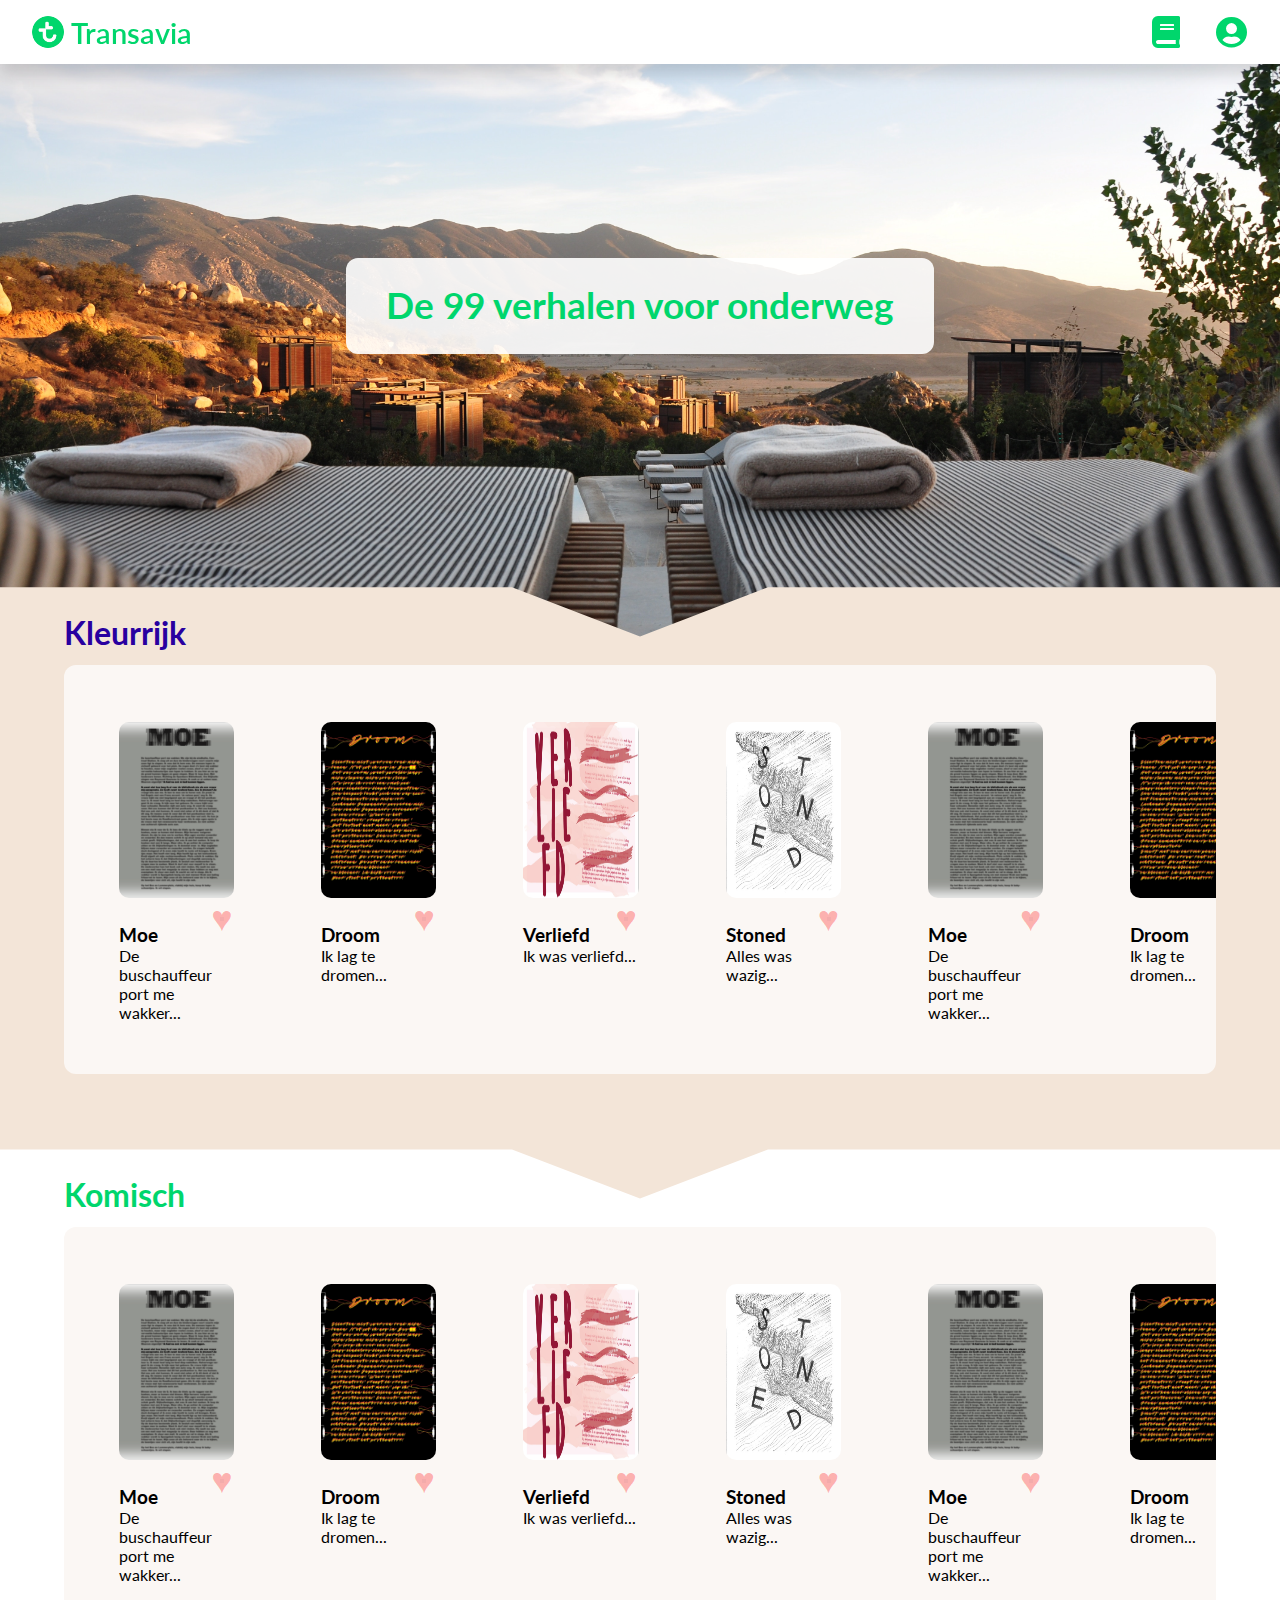
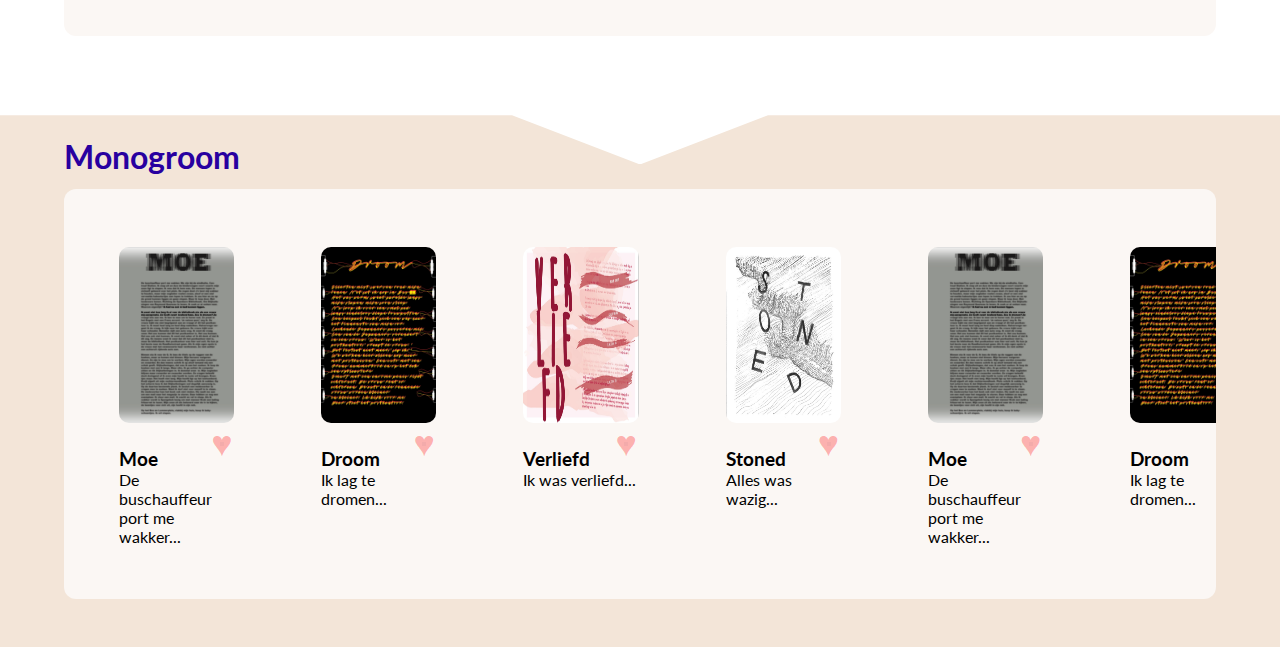
<file: index.html>
<!DOCTYPE html>
<html lang="en">

<head>
    <link rel="stylesheet" href="https://use.fontawesome.com/releases/v5.3.1/css/all.css">
    <link href="https://fonts.googleapis.com/css?family=PT+Sans" rel="stylesheet">
    <link href="https://fonts.googleapis.com/css?family=Lato" rel="stylesheet">
    <link rel="stylesheet" href="index.css">
    <meta charset="UTF-8">
    <meta name="viewport" content="width=device-width, initial-scale=1">
    <title>Verhalensite</title>
</head>

<body id="overview">
    <header>
        <div>
            <a href="index.html">
                <h2>Transavia</h2>
                <img src="images/WhatsApp%20Image%202018-09-27%20at%2011.37.44.jpeg" alt="logo transavia"></a>
        </div>
        <a href="favorieten.html">
        <i class="fas fa-book fa-2x boekenicon"></i></a>
        <a href="login.html">
            <i class="fas fa-user-circle fa-2x"></i></a>

    </header>
    <section>
        <h1>De 99 verhalen voor onderweg</h1>
    </section>




    <main>
        <section>

            <h2>Kleurrijk</h2>
            <div>
                <article>

                    <a href="moe.html">
                        <img src="images/moe%20verhaal.png" alt="foto van een boek genaamd moe">

                    </a>
                    <button class="heart"></button>
                    <h3>Moe</h3>
                    <p>De buschauffeur port me wakker...</p>
                </article>
                <article>

                    <a href="moe.html">
                        <img src="images/boek-aiden.jpeg" alt="foto van een boek genaamd droom">
                        </a>
                    <button class="heart"></button>
                    <h3>Droom</h3>
                    <p>Ik lag te dromen...</p>

                </article>
                <article>

                    <a href="#">
                        <img src="images/boek-marissa.jpeg" alt="foto van een boek genaamd verliefd">
                        </a>
                    <button class="heart"></button>
                    <h3>Verliefd</h3>
                    <p>Ik was verliefd...</p>

                </article>
                <article>

                    <a href="#">
                        <img src="images/boek-nadia.jpeg" alt="foto van een boek genaamd stoned">
                        </a>
                    <button class="heart"></button>
                    <h3>Stoned</h3>
                    <p>Alles was wazig...</p>

                </article>
                <article>

                    <a href="moe.html">
                        <img src="images/moe%20verhaal.png" alt="foto van een boek genaamd moe">

                    </a>
                    <button class="heart"></button>
                    <h3>Moe</h3>
                    <p>De buschauffeur port me wakker...</p>
                </article>
                <article>

                    <a href="moe.html">
                        <img src="images/boek-aiden.jpeg" alt="foto van een boek genaamd droom">
                        </a>
                    <button class="heart"></button>
                    <h3>Droom</h3>
                    <p>Ik lag te dromen...</p>

                </article>
                <article>

                    <a href="#">
                        <img src="images/boek-marissa.jpeg" alt="foto van een boek genaamd verliefd">
                        <button class="heart"></button>
                         <h3>Verliefd</h3>
                    <p>tekst...</p>
                        </a>
                </article>
                <article>

                    <a href="#">
                        <img src="images/boek-nadia.jpeg" alt="foto van een boek genaamd stoned">
                        </a>
                    <button class="heart"></button>
                    <h3>Stoned</h3>
                    <p>tekst...</p>

                </article>

            </div>
        </section>

        <section>
            <h2>Komisch</h2>
            <div>
                <article>

                    <a href="moe.html">
                        <img src="images/moe%20verhaal.png" alt="foto van een boek genaamd moe">

                    </a>
                    <button class="heart"></button>
                    <h3>Moe</h3>
                    <p>De buschauffeur port me wakker...</p>
                </article>
                <article>

                    <a href="moe.html">
                        <img src="images/boek-aiden.jpeg" alt="foto van een boek genaamd droom">
                        </a>
                    <button class="heart"></button>
                    <h3>Droom</h3>
                    <p>Ik lag te dromen...</p>

                </article>
                <article>

                    <a href="#">
                        <img src="images/boek-marissa.jpeg" alt="foto van een boek genaamd verliefd">
                        </a>
                    <button class="heart"></button>
                    <h3>Verliefd</h3>
                    <p>Ik was verliefd...</p>

                </article>
                <article>

                    <a href="#">
                        <img src="images/boek-nadia.jpeg" alt="foto van een boek genaamd stoned">
                        </a>
                    <button class="heart"></button>
                    <h3>Stoned</h3>
                    <p>Alles was wazig...</p>

                </article>
                <article>

                    <a href="moe.html">
                        <img src="images/moe%20verhaal.png" alt="foto van een boek genaamd moe">

                    </a>
                    <button class="heart"></button>
                    <h3>Moe</h3>
                    <p>De buschauffeur port me wakker...</p>
                </article>
                <article>

                    <a href="moe.html">
                        <img src="images/boek-aiden.jpeg" alt="foto van een boek genaamd droom">
                        </a>
                    <button class="heart"></button>
                    <h3>Droom</h3>
                    <p>Ik lag te dromen...</p>

                </article>
                <article>

                    <a href="#">
                        <img src="images/boek-marissa.jpeg" alt="foto van een boek genaamd verliefd">
                        <button class="heart"></button>
                         <h3>Verliefd</h3>
                    <p>tekst...</p>
                        </a>
                </article>
                <article>

                    <a href="#">
                        <img src="images/boek-nadia.jpeg" alt="foto van een boek genaamd stoned">
                        </a>
                    <button class="heart"></button>
                    <h3>Stoned</h3>
                    <p>tekst...</p>

                </article>

            </div>
        </section>
        <section>
            <h2>Monogroom</h2>
            <div>
                <article>

                    <a href="moe.html">
                        <img src="images/moe%20verhaal.png" alt="foto van een boek genaamd moe">

                    </a>
                    <button class="heart"></button>
                    <h3>Moe</h3>
                    <p>De buschauffeur port me wakker...</p>
                </article>
                <article>

                    <a href="moe.html">
                        <img src="images/boek-aiden.jpeg" alt="foto van een boek genaamd droom">
                        </a>
                    <button class="heart"></button>
                    <h3>Droom</h3>
                    <p>Ik lag te dromen...</p>

                </article>
                <article>

                    <a href="#">
                        <img src="images/boek-marissa.jpeg" alt="foto van een boek genaamd verliefd">
                        </a>
                    <button class="heart"></button>
                    <h3>Verliefd</h3>
                    <p>Ik was verliefd...</p>

                </article>
                <article>

                    <a href="#">
                        <img src="images/boek-nadia.jpeg" alt="foto van een boek genaamd stoned">
                        </a>
                    <button class="heart"></button>
                    <h3>Stoned</h3>
                    <p>Alles was wazig...</p>

                </article>
                <article>

                    <a href="moe.html">
                        <img src="images/moe%20verhaal.png" alt="foto van een boek genaamd moe">

                    </a>
                    <button class="heart"></button>
                    <h3>Moe</h3>
                    <p>De buschauffeur port me wakker...</p>
                </article>
                <article>

                    <a href="moe.html">
                        <img src="images/boek-aiden.jpeg" alt="foto van een boek genaamd droom">
                        </a>
                    <button class="heart"></button>
                    <h3>Droom</h3>
                    <p>Ik lag te dromen...</p>

                </article>
                <article>

                    <a href="#">
                        <img src="images/boek-marissa.jpeg" alt="foto van een boek genaamd verliefd">
                        <button class="heart"></button>
                         <h3>Verliefd</h3>
                    <p>tekst...</p>
                        </a>
                </article>
                <article>

                    <a href="#">
                        <img src="images/boek-nadia.jpeg" alt="foto van een boek genaamd stoned">
                        </a>
                    <button class="heart"></button>
                    <h3>Stoned</h3>
                    <p>tekst...</p>

                </article>

            </div>
        </section>

    </main>
    <script src="javascript.js"></script>
</body>

</html>
</file>
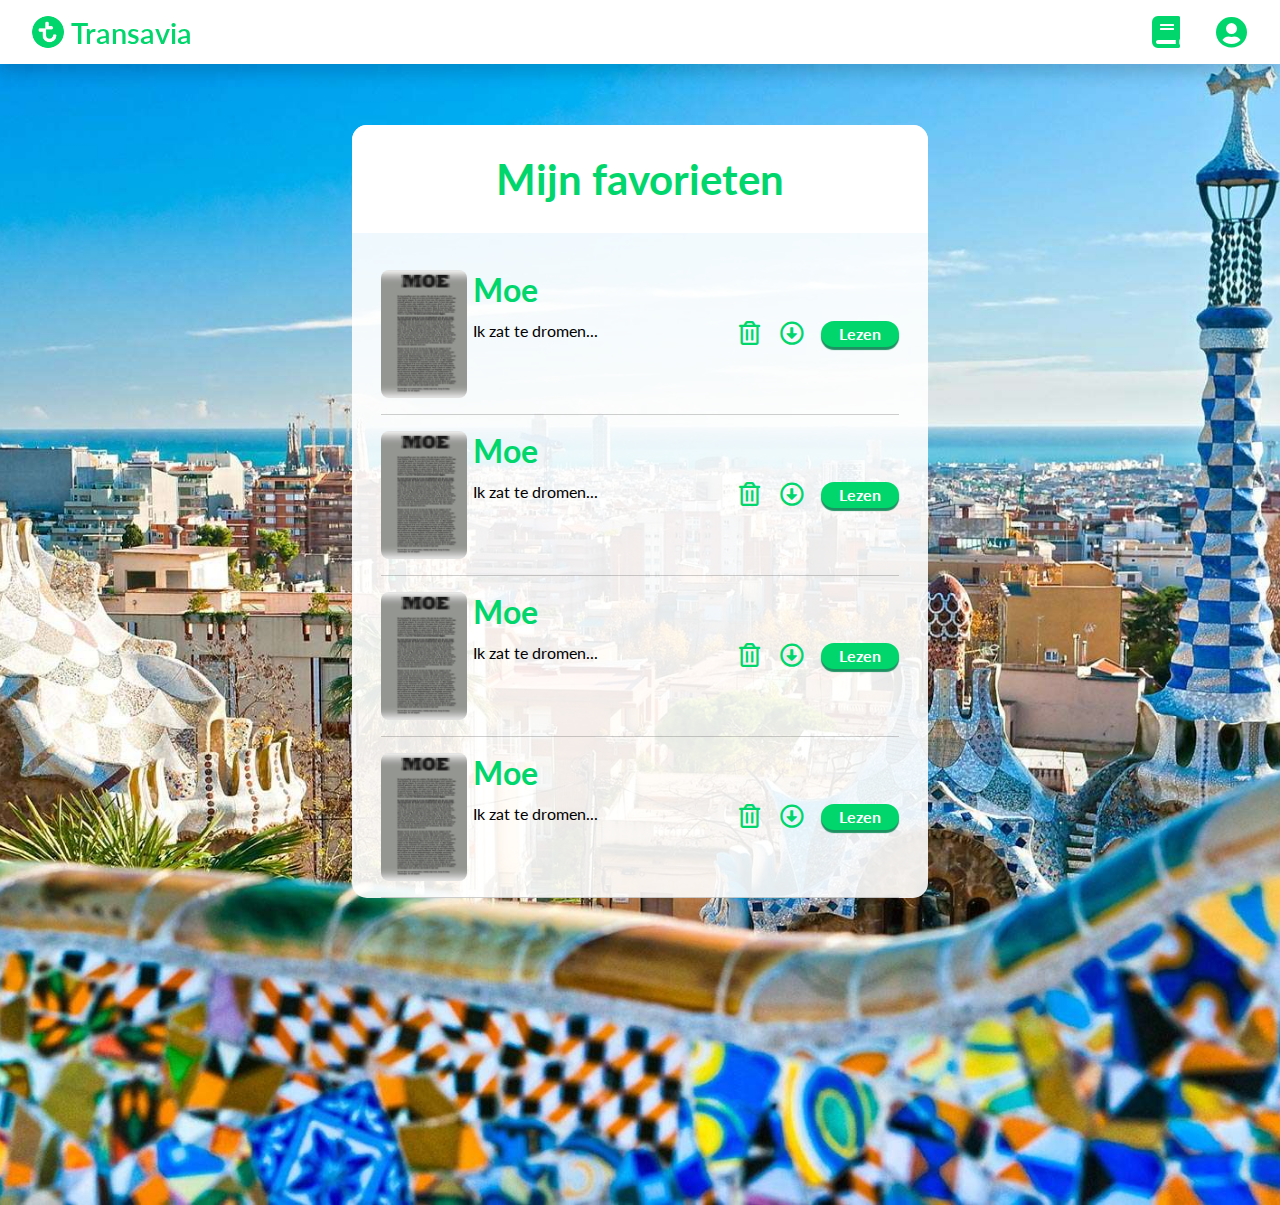
<file: favorieten.html>
<!DOCTYPE html>
<html lang="en">

<head>
    <link rel="stylesheet" href="https://use.fontawesome.com/releases/v5.3.1/css/all.css">
    <link href="https://fonts.googleapis.com/css?family=PT+Sans" rel="stylesheet">
    <link href="https://fonts.googleapis.com/css?family=Lato" rel="stylesheet">
    <link rel="stylesheet" href="index.css">
    <meta charset="UTF-8">
    <meta name="viewport" content="width=device-width, initial-scale=1">
    <title>Verhalensite</title>
</head>

<body id="favorite">
    <header>
        <div>
            <a href="index.html">
                <h2>Transavia</h2>
                <img src="images/WhatsApp%20Image%202018-09-27%20at%2011.37.44.jpeg" alt="logo transavia"></a>
        </div>
        <a href="favorieten.html">
        <i class="fas fa-book fa-2x boekenicon"></i></a>
        <a href="login.html">
            <i class="fas fa-user-circle fa-2x"></i></a>

    </header>
    <main>
        <h1>Mijn favorieten</h1>
        <div>
            <h1 class="blank hide">Er zijn nog geen favorieten.</h1>
            <section>
                <img src="images/moe%20verhaal.png" alt="foto van een boek moe">
                <h2>Moe</h2>
                <p>Ik zat te dromen...</p>
                <i class="far fa-trash-alt"></i>
                <i class="far fa-arrow-alt-circle-down"></i>
                <div class="spinner"></div>
                <a href="moe.html">Lezen</a>
            </section>
            <section>
                <img src="images/moe%20verhaal.png" alt="foto van een boek moe">
                <h2>Moe</h2>
                <p>Ik zat te dromen...</p>
                <i class="far fa-trash-alt"></i>
                <i class="far fa-arrow-alt-circle-down"></i>
                <div class="spinner"></div>
                <a href="moe.html">Lezen</a>
            </section>
            <section>
                <img src="images/moe%20verhaal.png" alt="foto van een boek moe">
                <h2>Moe</h2>
                <p>Ik zat te dromen...</p>
                <i class="far fa-trash-alt fa-2x"></i>
                <i class="far fa-arrow-alt-circle-down fa-2x"></i>
                <div class="spinner"></div>
                <a href="moe.html">Lezen</a>
            </section>
            <section>
                <img src="images/moe%20verhaal.png" alt="foto van een boek moe">
                <h2>Moe</h2>
                <p>Ik zat te dromen...</p>
                <i class="far fa-trash-alt fa-2x"></i>
                <i class="far fa-arrow-alt-circle-down fa-2x"></i>
                <div class="spinner"></div>
                <a href="moe.html">Lezen</a>
            </section>
        </div>

    </main>
    <script src="favorite.js"></script>
</body>

</html>
</file>
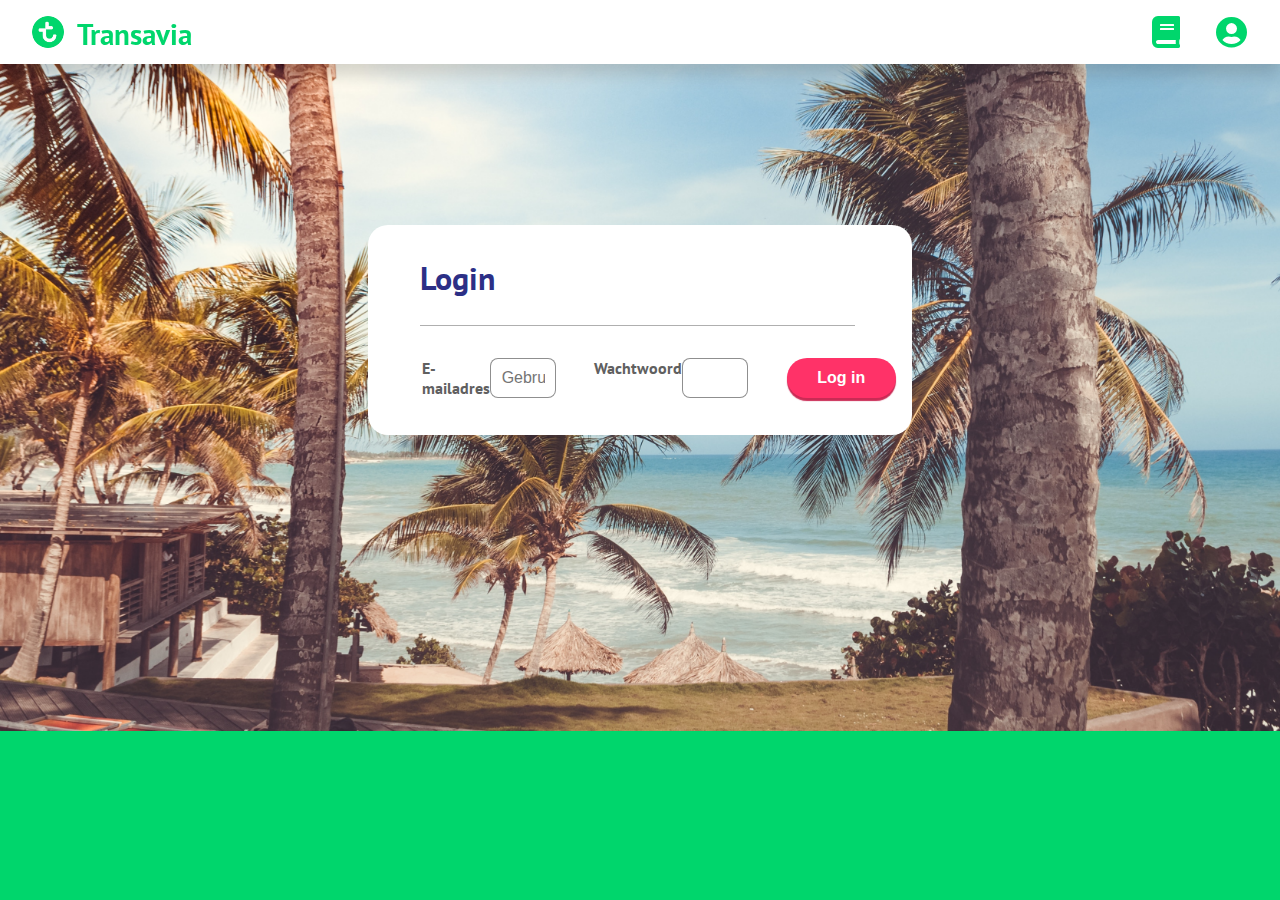
<file: login.html>
<!DOCTYPE html>
<html lang="en">

<head>
    <link rel="stylesheet" href="https://use.fontawesome.com/releases/v5.3.1/css/all.css">
    <link href="https://fonts.googleapis.com/css?family=PT+Sans" rel="stylesheet">
    <link rel="stylesheet" href="index.css">
    <meta charset="UTF-8">
    <meta name="viewport" content="width=device-width, initial-scale=1">
    <title>Verhalensite</title>
</head>

<body id="login">
    <header>
        <div>
            <a href="index.html">
                <h2>Transavia</h2>
                <img src="images/WhatsApp%20Image%202018-09-27%20at%2011.37.44.jpeg" alt="logo transavia"></a>
        </div>
        <a href="favorieten.html">
        <i class="fas fa-book fa-2x boekenicon"></i></a>
        <a href="login.html">
            <i class="fas fa-user-circle fa-2x"></i></a>

    </header>

    <!-- <section>
        <p>Log in om jouw opgeslagen verhalen te lezen.</p>
    </section> -->
    <main>
        <form action="">
            <fieldset>
                <legend>Login</legend>
                <label for="username">E-mailadres</label>
                <input type="email" placeholder="Gebruiker@domein.nl" id="username" required type="text">
                <label for="password">Wachtwoord</label>
                <input id="password" required type="password">
                <input type="submit" value="Log in">
            </fieldset>
        </form>
    </main>
</body>

</html>
</file>
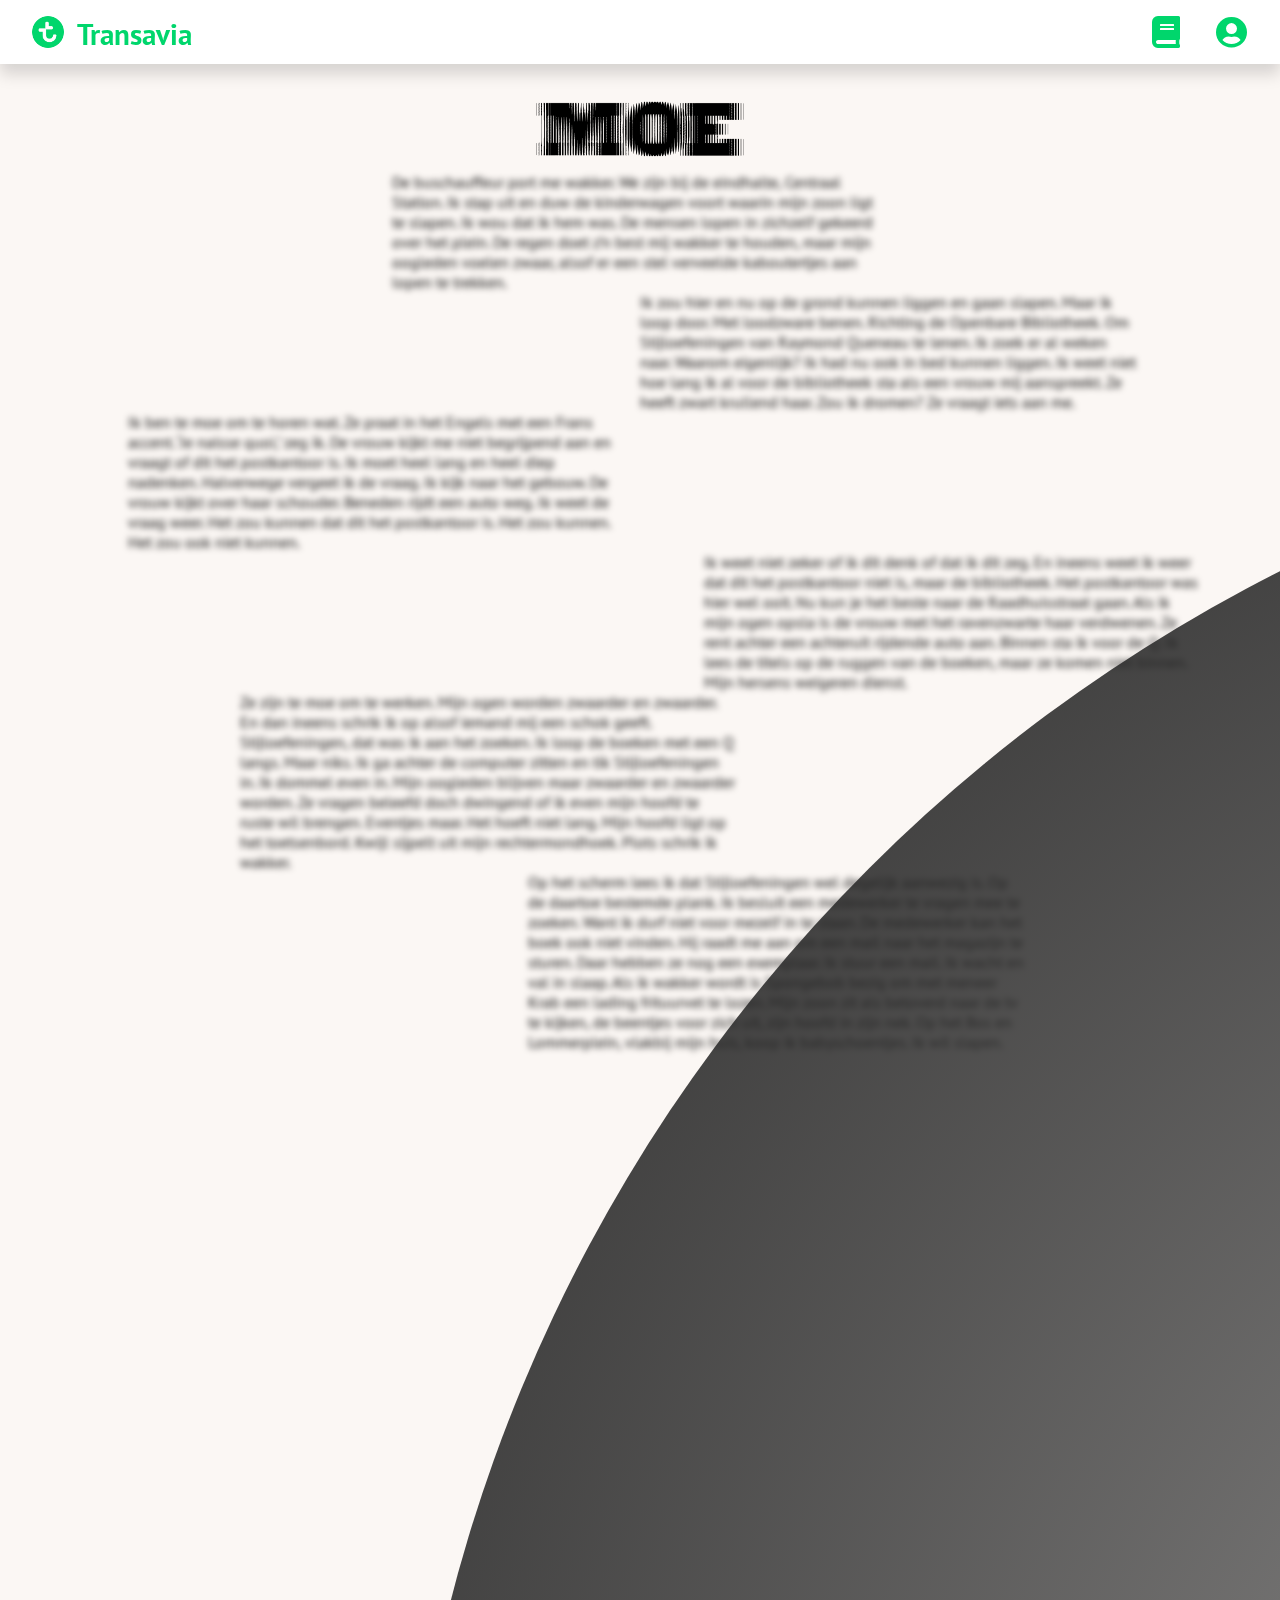
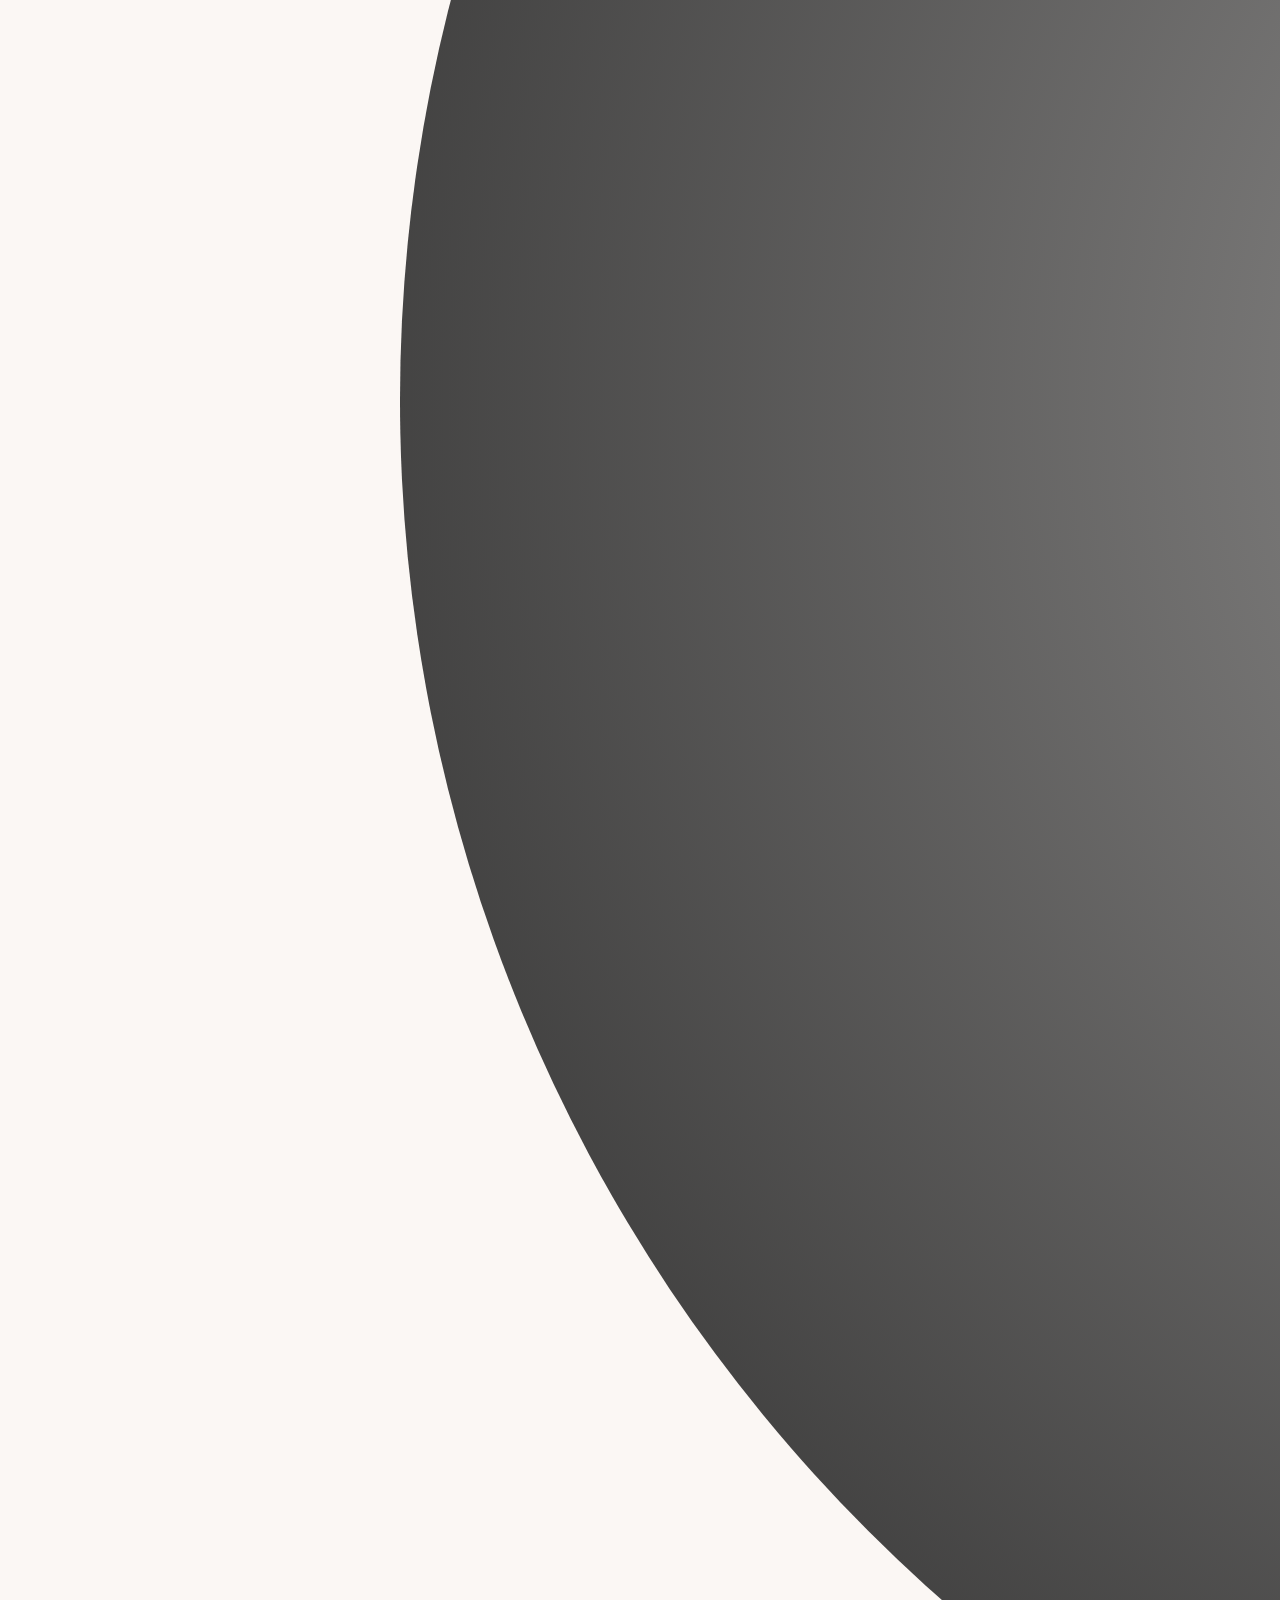
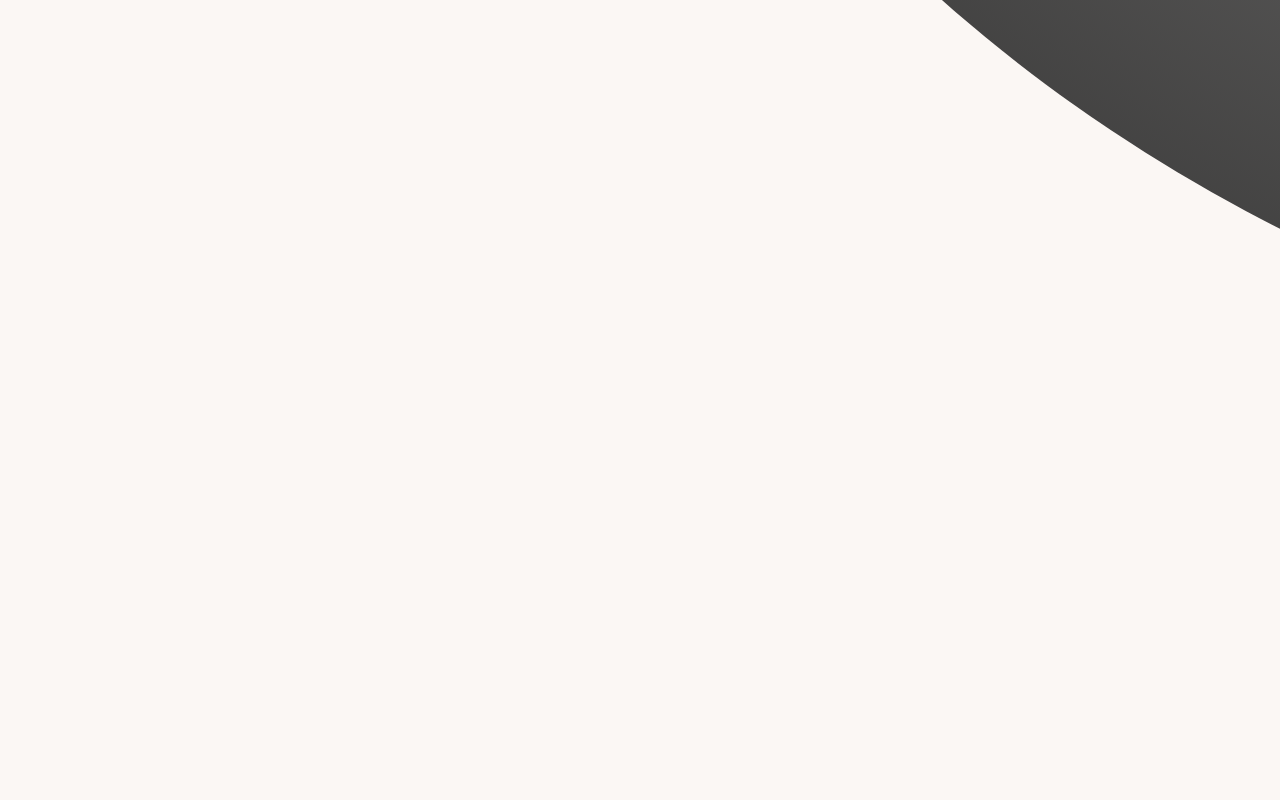
<file: moe.html>
<!DOCTYPE html>
<html lang="en">

<head>
    <link rel="stylesheet" href="https://use.fontawesome.com/releases/v5.3.1/css/all.css">
    <link href="https://fonts.googleapis.com/css?family=PT+Sans" rel="stylesheet">
    <link rel="stylesheet" href="index.css">
    <meta charset="UTF-8">
    <meta name="viewport" content="width=device-width, initial-scale=1">
    <title>Verhalensite</title>
</head>

<body id="moe">
    <header>
        <div>
            <a href="index.html">
                <h2>Transavia</h2>
                <img src="images/WhatsApp%20Image%202018-09-27%20at%2011.37.44.jpeg" alt="logo transavia"></a>
        </div>
        <a href="favorieten.html">
        <i class="fas fa-book fa-2x boekenicon"></i></a>
        <a href="login.html">
            <i class="fas fa-user-circle fa-2x"></i></a>

    </header>

    <main>
        <img src="images/moe.png" alt="">
        <p>

            <div>De buschauffeur port me wakker. We zijn bij de eindhalte, Centraal Station. Ik stap uit en duw de kinderwagen voort waarin mijn zoon ligt te slapen. Ik wou dat ik hem was. De mensen lopen in zichzelf gekeerd over het plein. De regen doet z’n best mij wakker te houden, maar mijn oogleden voelen zwaar, alsof er een stel verveelde kaboutertjes aan lopen te trekken. </div>
            <div>
                Ik zou hier en nu op de grond kunnen liggen en gaan slapen. Maar ik loop door. Met loodzware benen. Richting de Openbare Bibliotheek. Om Stijloefeningen van Raymond Queneau te lenen. Ik zoek er al weken naar. Waarom eigenlijk? Ik had nu ook in bed kunnen liggen. Ik weet niet hoe lang ik al voor de bibliotheek sta als een vrouw mij aanspreekt. Ze heeft zwart krullend haar. Zou ik dromen? Ze vraagt iets aan me.</div>
            <div> Ik ben te moe om te horen wat. Ze praat in het Engels met een Frans accent. ‘Je naisse quoi,’ zeg ik. De vrouw kijkt me niet begrijpend aan en vraagt of dit het postkantoor is. Ik moet heel lang en heel diep nadenken. Halverwege vergeet ik de vraag. Ik kijk naar het gebouw. De vrouw kijkt over haar schouder. Beneden rijdt een auto weg. Ik weet de vraag weer. Het zou kunnen dat dit het postkantoor is. Het zou kunnen. Het zou ook niet kunnen.</div>
            <div> Ik weet niet zeker of ik dit denk of dat ik dit zeg. En ineens weet ik weer dat dit het postkantoor niet is, maar de bibliotheek. Het postkantoor was hier wel ooit. Nu kun je het beste naar de Raadhuisstraat gaan. Als ik mijn ogen opsla is de vrouw met het ravenzwarte haar verdwenen. Ze rent achter een achteruit rijdende auto aan. Binnen sta ik voor de Q. Ik lees de titels op de ruggen van de boeken, maar ze komen niet binnen. Mijn hersens weigeren dienst.</div>
            <div> Ze zijn te moe om te werken. Mijn ogen worden zwaarder en zwaarder. En dan ineens schrik ik op alsof iemand mij een schok geeft. Stijloefeningen, dat was ik aan het zoeken. Ik loop de boeken met een Q langs. Maar niks. Ik ga achter de computer zitten en tik Stijloefeningen in. Ik dommel even in. Mijn oogleden blijven maar zwaarder en zwaarder worden. Ze vragen beleefd doch dwingend of ik even mijn hoofd te ruste wil brengen. Eventjes maar. Het hoeft niet lang. Mijn hoofd ligt op het toetsenbord. Kwijl sijpelt uit mijn rechtermondhoek. Plots schrik ik wakker.</div>
            <div> Op het scherm lees ik dat Stijloefeningen wel degelijk aanwezig is. Op de daartoe bestemde plank. Ik besluit een medewerker te vragen mee te zoeken. Want ik durf niet voor mezelf in te staan. De medewerker kan het boek ook niet vinden. Hij raadt me aan om een mail naar het magazijn te sturen. Daar hebben ze nog een exemplaar. Ik stuur een mail. Ik wacht en val in slaap. Als ik wakker wordt is Spongebob bezig om met meneer Krab een lading frituurvet te lozen. Mijn zoon zit als betoverd naar de tv te kijken, de beentjes voor zich uit, zijn hoofd in zijn nek. Op het Bos en Lommerplein, vlakbij mijn huis, koop ik babyschoentjes. Ik wil slapen.</div>
    </main>
    <div class="background">

    </div>

    <script src="moe-javascript.js"></script>
</body>

</html>
</file>
<file: index.css>
:root {
    --positionY: 0;
    --positionX: 0;
}

* {
    margin: 0 0;
    padding: 0 0;
    transition: all 0.5s;
}

/* box sizing: border-box; */

body {
    background-color: white;
    font-family: 'Lato', 'PT Sans', sans-serif;
}

h1 {
    font-size: 1.6em;
    color: rgb(0, 214, 108);
}

h2 {
    font-size: 2em;
}

/* ---------------------------- header -------------------- */

header {
    height: 4em;
    width: 100vw;
    background-color: white;
    position: fixed;
    z-index: 1;
    top: 0;
    box-shadow: 0 10px 15px 0 rgba(0, 0, 0, .15);
    display: flex;
    justify-content: flex-end;
}

header div {
    width: 10em;
    margin: 1em 0;
    margin-right: auto;
    margin-left: 2em;
}

header div h2 {
    float: right;
    color: rgb(0, 214, 108);
    font-weight: 600;
    font-size: 1.8em;

}

header div a img {
    height: 2em;
    width: 2em;
    border-radius: 50px 50px;
    /margin-left: 1em;
    /float: left;
}

header div h2 {
    margin-left: -10em;

}

.fa-user-circle,
.fa-book {
    display: block;
    color: rgb(0, 214, 108);
    height: 2em;
    width: 2em;
    margin-top: 0.5em;
}

/* ---------------------------- background -------------------- */

#overview > section {
    text-align: center;

    display: flex;
    justify-content: center;
}

#overview > section {
    background-image: url(images/manuel-moreno-39516-unsplash.jpg);
    background-repeat: no-repeat;
    background-position: center;
    background-size: cover;
    height: 40em;
    width: 100%;
}

#overview > section,
#login > section {
    clip-path: polygon(60% 10%, 80% 10%, 100% 10%, 100% 93%, 60% 93%, 50% 100%, 40% 93%, 0 93%, 0 10%, 20% 10%);
}

#overview > section h1 {
    background-color: rgba(255, 255, 255, 0.9);
    border-radius: 12px;
    padding: 2% .5%;
    width: 45vw;
    height: 7%;
    justify-content: center;
    text-align: center;
    font-size: 2.3em;
    font-weight: bolder;
    margin-top: 7em;
}



/* #FBF7F4 */

/* ---------------------------- verhalen -------------------- */

.hide {
    display: none;
}



/* hartje met hulp van https://codepen.io/IndieDevAustin/pen/XeqJmX */

.heart {
    display: inline-block;
    position: relative;
    font-size: 1.5em;
    cursor: pointer;
    margin-right: 9%;
    float: right;
}

.heart::before {
    font-size: 1.5em;
    color: rgba(255, 0, 0, 0.3);
    content: '♥';
    position: absolute;
    left: 50%;
    top: 50%;
    transform: translate(-50%, -50%);
}

.heart::after {
    font-size: 1.5em;
    color: red;
    content: '♥';
    position: absolute;
    left: 50%;
    top: 50%;
    transform: translate(-50%, -50%) scale(0);
    transition: transform 0.4s;
}

.heart.liked::after {
    transform: translate(-50%, -50%) scale(1.1);
}


#overview main section {
    margin: -3.3em auto;
    width: 100%;
    font-size: 1em;
    padding-top: 1%;
    background-color: #f3e5d8;
    clip-path: polygon(0% 0%, 40% 0, 50% 8%, 60% 0, 100% 0, 100% 92%, 60% 92%, 50% 100%, 40% 92%, 0 92%);
    padding-bottom: 8em;
}

main section h2 {
    text-align: left;
    color: rgb(40, 0, 160);
    padding: 1% 0;
    margin-left: 6%;
}

#overview main section:nth-child(2) h2 {
    color: rgb(0, 214, 108);
}

#overview section div {
    display: flex;
    overflow-x: scroll;
    padding: 2% 0;
}

#overview section div {
    margin: 0 auto;
    background-color: #FBF7F4;
    width: 90%;
    border-radius: 12px;
    padding-bottom: 0;
}

section div a,
section div article {
    height: 10%;
    width: 10%;
    flex-shrink: 0;
    flex-grow: 0;
    border-radius: 10px;
}

section div article {
    /*background-color: #FBF7F4;*/
    max-height: 22em;
    min-height: 22em;
    margin-left: 2%;
    padding: 1em 2em;
}

section div img {
    height: 11em;
    min-width: 7em;
    border-radius: 10px;
}


main section {
    padding-top: 4.3em;
}

main section:nth-child(2),
main section:nth-child(4) {
    background-color: #FBF7F4;
}


#overview main section:nth-child(2) {
    background-color: white;
}

#overview main section:nth-child(3) {
    clip-path: none;
    padding-bottom: 3em;
}

#overview main section:nth-child(3) article {
    margin-bottom: 0;
}

section div a img {
    margin: 1em 0;
    width: 100%;
    flex-shrink: 0;
    border-radius: 10px;
    cursor: pointer;
}

section div a article img {
    width: 100%;
    border-radius: 10px;
    cursor: pointer;
}

#overview section h2 {
    margin-left: 5%;
}

article h3,
article p {
    text-decoration: none;
    list-style-type: none;
    color: black;
}

article h3 {
    margin-top: 6%;
    width: 50%;
}

a {
    text-decoration: none;
}

.closed-heart,
.open-heart {
    color: rgb(255, 50, 104);
}



/* ---------------------------- form -------------------- */

#login {
    background-color: rgb(0, 214, 108);
    background-image: url(images/martha-dominguez-de-gouveia-747676-unsplash.jpg);
    background-size: 93em;
    background-position: center;
    background-repeat: no-repeat;
}

#login form legend {
    color: #2c2f86;
    margin-bottom: .5em;
    font-size: 2em;
    margin-left: 7%;
    font-weight: bolder;
    width: 85%;
    border-bottom: 0.5px solid rgba(96, 96, 96, 0.5);
    padding-bottom: 0.8em;
    margin-bottom: 1em;
}


#login form {
    width: 40%;
    background-color: white;
    display: flex;
    flex-direction: column;
    margin: 0 auto;
    transition: all .5s;
    padding: 1em;
    color: rgb(96, 96, 96);
    padding-top: 5em;
    border-radius: 1.25em;
    margin-top: 25vh;
    margin-bottom: 3%;
}


#login input {
    font-size: 1em;
    padding: 1.5% 0.5%;
    margin: 0 auto;
    margin-bottom: 4%;
    border: 1px solid rgba(96, 96, 96, 0.7);
    border-radius: 8px;
    width: 81%;
    padding: 2% 2%;
}

#login label {
    margin-bottom: 1%;
    margin-left: 7.5%;
    font-size: 1em;
    font-weight: bolder;
}




#login fieldset input:nth-child(6) {
    padding: 2% 6%;
    background-color: rgb(255, 50, 104);
    color: white;
    width: 30%;
    text-align: center;
    border: none;
    border-radius: 1.25em;
    box-shadow: 0px 3px 1px 0px #ca2b55;
    font-weight: bolder;
    margin-left: 7.5%;
}

#login fieldset input:nth-child(6):hover {
    background-color: #ff658e;
    cursor: pointer;
}


#login fieldset input:nth-child(6):focus {
    box-shadow: inset 0 0.125em 0.0625em #ca2b55;
}


#login fieldset {
    border: 0;
    border-style: none;
    display: flex;
    margin-top: -3em;
}

#login input:valid {
    background-color: rgba(2, 242, 122, 0.7);
    color: white;
}

#login input:focus {
    width: 81%;
}



.show {
    opacity: 1;
}


.fa-arrow-right:hover,
.fa-user-circle:hover,
.fa-book:hover {
    transform: scale(0.98, 0.98);
    transition: all 0.1s;
    cursor: pointer;
    color: #2c2f86;
}



/* ---------------- favorieten ---------------- */

#favorite {
    background-color: rgb(0, 214, 108);
    background-image: url(images/transavia-cadeaukaart.jpg);
    background-position: center;
    background-repeat: no-repeat;
    background-size: cover;
    height: 120vh;
}

#favorite > main {
    margin: auto;
    margin-top: 13em;
    background-color: rgba(255, 255, 255, 0.9);
    border-radius: 15px;
    width: 45vw;
    min-height: 37em;
    margin-bottom: 1em;
}

#favorite > main > h1 {
    color: rgb(0, 214, 108);
    font-size: 2.6em;
    text-align: center;
    font-weight: bolder;
    margin-top: -2em;
    padding: .7em 2em;
    background-color: white;
    border-radius: 15px;
    border-bottom-left-radius: 0;
    border-bottom-right-radius: 0;
}

.blank {
    margin-top: 1em;
    text-align: center;
}

#favorite > main > div > section {
    width: 90%;
    margin: 1em auto 0;
    display: grid;
    grid-template-columns: auto auto auto 8% 8% 15%;
    grid-template-rows: 40% 20% 40%;
    padding-bottom: 1em;
    background-color: transparent;
    border-bottom: 1px solid rgba(96, 96, 96, 0.3);
}



#favorite > main > div > section img {
    grid-column: 1/3;
    grid-row: 1/3;
    height: 8em;
    border-radius: 8px;
}

.fa-trash-alt {
    font-size: 1.5em;
    color: rgb(0, 214, 108);
    grid-column: 4/5;
    grid-row: 2/3;
}

.fa-arrow-alt-circle-down,
.fa-check-circle {
    font-size: 1.5em;
}

#favorite .fa-arrow-alt-circle-down,
.fa-check-circle {
    color: rgb(0, 214, 108);
    grid-column: 5/6;
    grid-row: 2/3;
}


#favorite > main > div > section a {
    grid-column: 6/7;
    grid-row: 2/3;
    background-color: rgb(0, 214, 108);
    color: white;
    text-align: center;
    border-radius: 1.25em;
    box-shadow: 0px 3px 1px 0px #1e9162;
    font-weight: bolder;
    padding: 4% 0 0 0;
}

#favorite > main > div > section a:hover {
    background-color: #4de298;
}


#favorite > main > div > section h2 {
    color: rgb(0, 214, 108);
    grid-column: 2/3;
    grid-row: 1/2;
    font-weight: bolder;
    font-size: 2em;
    margin: 0;
    padding: 0;
}

#favorite > main > div > section p {
    grid-column: 2/4;
    grid-row: 2/3;
}

#favorite > main > div > section:nth-of-type(1) {
    margin-top: -2em;
}

#favorite > main > div > section:nth-of-type(2),
#favorite > main > div > section:nth-of-type(3),
#favorite > main > div > section:nth-of-type(4) {
    padding-top: 0;
}

#favorite .fa-arrow-alt-circle-down,
#favorite .fa-trash-alt {
    cursor: pointer;
}

.spinner {
    grid-row: 2/3;
    grid-column: 5/6;
    width: 1.1em;
    height: 1.1em;
    border: solid 3px;
    border-top-color: rgb(0, 214, 108);
    border-right-color: rgb(0, 214, 108);
    border-left-color: transparent;
    border-bottom-color: transparent;
    border-radius: 50%;
    animation: spinner 1s linear infinite;
    display: none;
}

.display {
    display: block;
}






.delete {
    display: none;
    position: absolute;
    left: -100%;
}

.opacity {
    opacity: 0;
}

.shrink {
    animation-name: shrink;
    animation-duration: .5s;
}






/* --------------- verhaal moe -------------*/

#moe {
    background-color: #FBF7F4;
}

#moe main {
    margin-top: 6em;
    display: flex;
    flex-direction: column;
    justify-content: center;
    margin-bottom: 3em;
}

#moe main img {
    margin: auto;
    width: 13em;
    height: 100%;
}

#moe main p {
    margin: auto;
    max-width: 31em;
    min-width: 20em;
}

#moe main div {
    max-width: 31em;
    min-width: 20em;
    margin: auto;
}


/* ------------ blur mouse ----------- */

#moe {
    width: 100vw;
    overflow-x: hidden;
}

#moe main p,
#moe main div {
    filter: blur(3px);
}



#moe div:hover {
    filter: blur(0px);
}



div.background {
    pointer-events: none;
    transition: 0.2s;
    overflow-x: hidden;
    text-align: center;
    clip-path: circle(40% at 50% 50%);
    position: absolute;
    left: var(--positionX);
    top: var(--positionY);
    width: 4000px;
    height: 4000px;
    background-image: radial-gradient(ellipse at center, transparent 0%, rgba(100, 100, 100, 0.7) 8%, rgba(0, 0, 0, 1) 100%);
}








/* ------- media -------- */

/* login */

@media(max-width: 60em) {
    #login form {
        width: 50%;
    }
}

@media(max-width: 40em) {
    #login form {
        width: 85%;
    }
    #login fieldset input:nth-child(6) {
        width: 40%;
    }
}



/* favorieten */

@media(max-width: 80em) {
    #favorite > main > div > section {
        grid-template-columns: auto auto auto 8% 8% 15%;

    }
}

@media(max-width: 78em) {
    #favorite > main > div > section {
        grid-template-columns: auto auto auto 8% 8% 15%;

    }
}

@media(max-width: 75em) {
    #favorite > main {
        width: 60%;
    }
}

@media(max-width: 57em) {
    #favorite > main {
        width: 75%;
    }
}

@media(max-width: 46em) {
    #favorite > main {
        width: 95%;
        grid-template-columns: 10% 30% 34% 8% 8% 15%;
        grid-column-gap: 1em;
    }
    #favorite > main > div > section h2 {
        margin-left: 3em;
    }

    #favorite > main > div > section p {
        margin-left: 6em;
    }
    section div article {
        /*background-color: #FBF7F4;*/
        margin-left: 3%;
        padding: 1em 2.5em;
    }
}


/* overview */

@media(max-width: 69em) {
    #overview > section h1 {
        width: 45vw;
        height: 15%;
    }
}

@media(max-width: 55em) {
    #overview > section h1 {
        width: 55vw;
        height: 15%;
    }
    .heart {
        margin-right: -1em;
    }

}

@media(max-width: 38em) {
    #overview main section {
        clip-path: polygon(0% 0%, 40% 0, 50% 3%, 60% 0, 100% 0, 100% 92%, 60% 92%, 50% 95%, 40% 92%, 0 92%);
    }
    .heart {
        margin-right: -2em;
    }
    #overview section article p {
        width: 6em;
    }
}

@media(max-width: 35em) {
    #overview > section h1 {
        width: 85vw;
        height: 15%;
    }
}

/* moe */

@media (min-width: 70em) {
    #moe main div:nth-last-of-type(1) {
        margin-right: 16em;
    }
    #moe main div:nth-last-of-type(2) {
        margin-left: 15em;
    }
    #moe main div:nth-last-of-type(3) {
        margin-right: 5em;
    }
    #moe main div:nth-last-of-type(4) {
        margin-left: 8em;
    }
    #moe main div:nth-last-of-type(5) {
        margin-right: 9em;
    }
}

/* keyframes*/

@keyframes spinner {
    0% {
        transform: rotate(0deg);
    }
    50% {
        transform: rotate(180deg;
        )
    }
    100% {
        transform: rotate(360deg);
    }
}

@keyframes shrink {
    0% {
        height: 5em;
    }
    100% {
        height: 0em;
    }
}

@keyframes load {
    0% {
        width: 2%;
    }
    10% {
        width: 10%;
    }
    20% {
        width: 20%;
    }
    30% {
        width: 30%;
    }
    40% {
        width: 40%;
    }
    50% {
        width: 50%;
    }
    60% {
        width: 60%;
    }
    70% {
        width: 70%;
    }
    80% {
        width: 80%;
    }
    90% {
        width: 90%;
    }
    100% {
        width: 100%;
    }
}


@keyframes scale {
    0% {
        transform: rotate(0deg);
    }
    50% {
        transform: rotate(20deg);
    }
    100% {
        transform: rotate(0deg);
    }
}

.scale {
    animation-name: scale;
    animation-duration: .5s;
}
</file>
